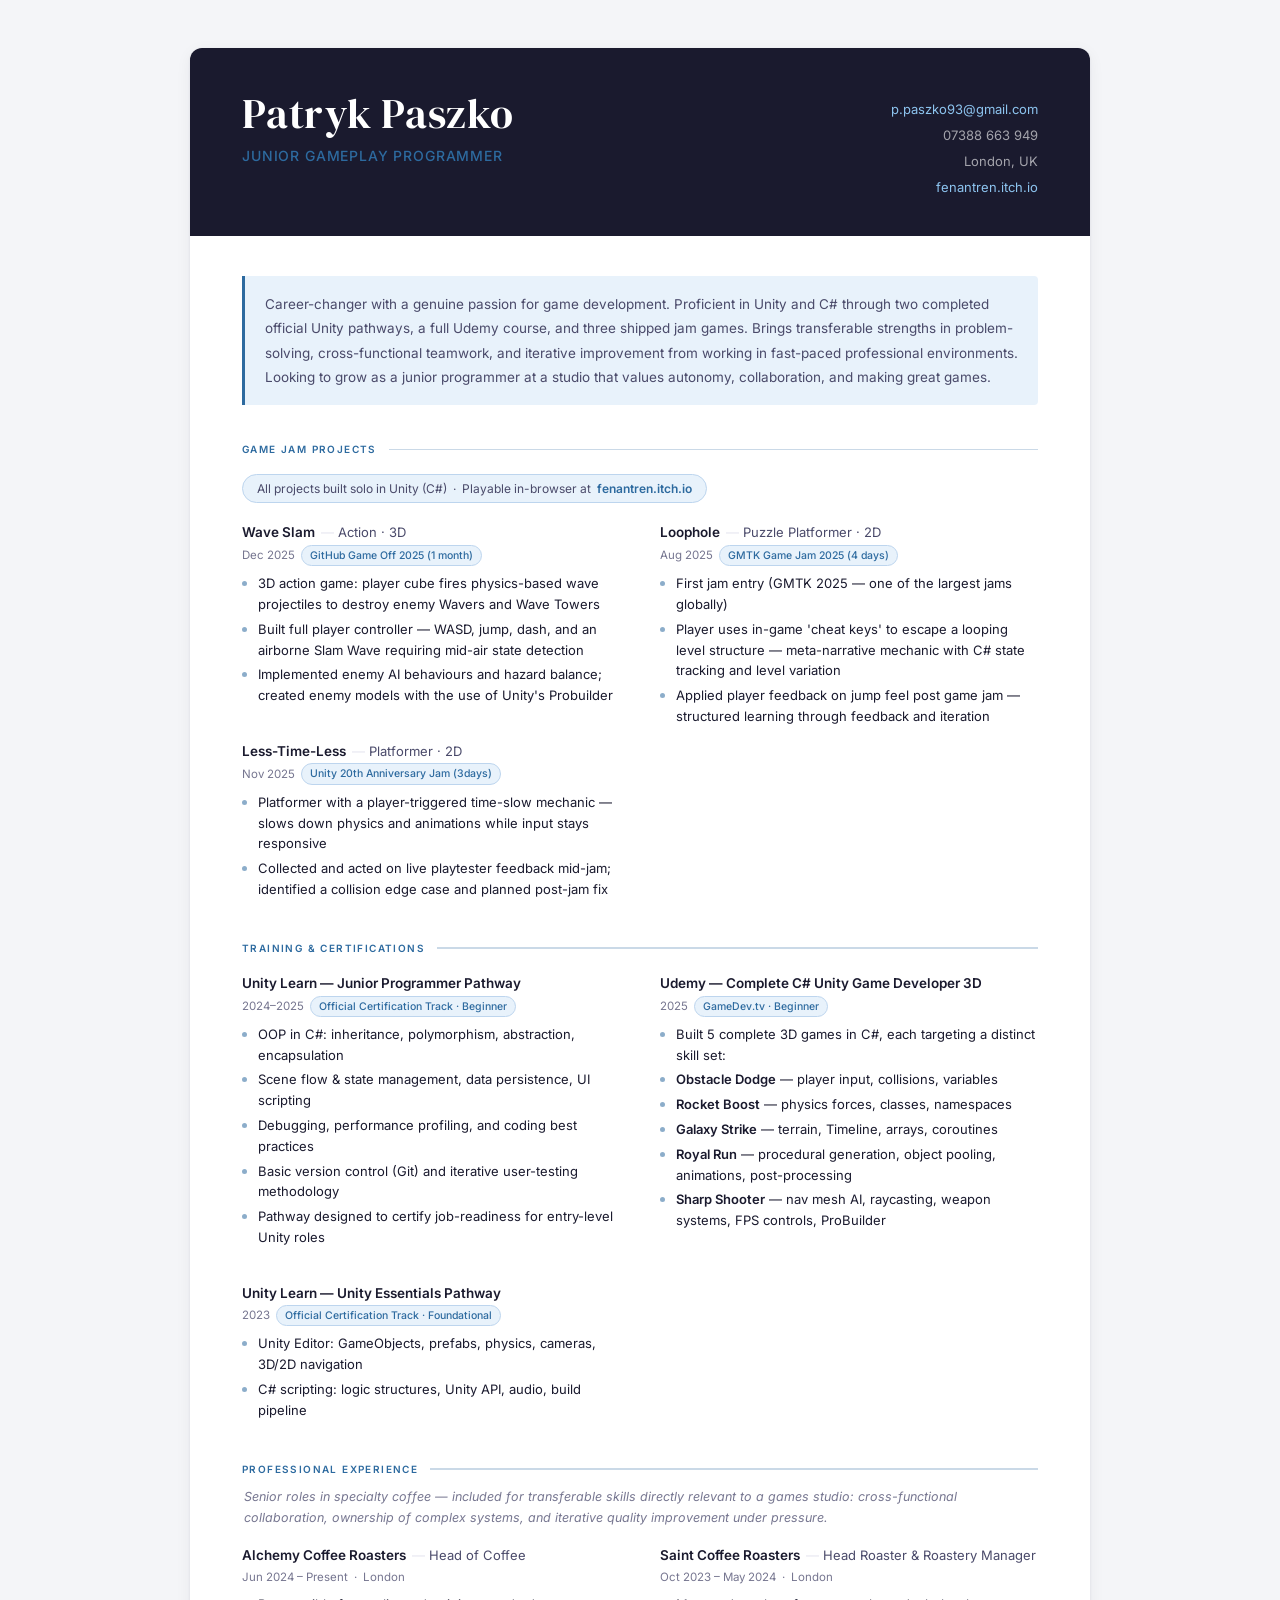
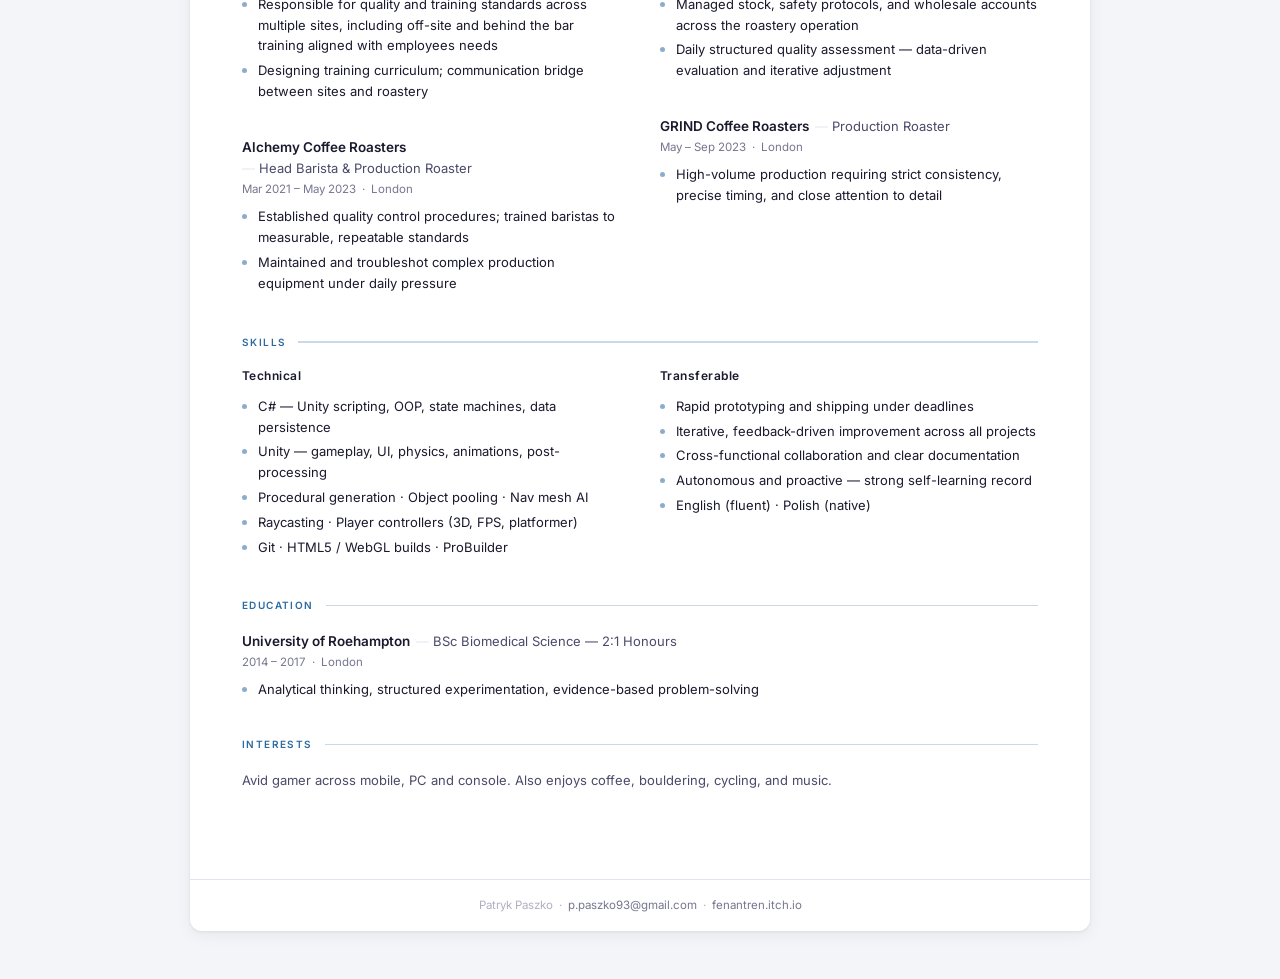
<file: index.html>
<!DOCTYPE html>
<html lang="en">
<head>
  <meta charset="UTF-8">
  <meta name="viewport" content="width=device-width, initial-scale=1.0">
  <title>Patryk Paszko — Junior Gameplay Programmer</title>
  <link rel="stylesheet" href="style.css">
</head>
<body>

<div class="page">

  <!-- HEADER -->
  <header class="header">
    <div>
      <h1 class="header-name">Patryk Paszko</h1>
      <p class="header-title">Junior Gameplay Programmer</p>
    </div>
    <div class="header-contact">
      <a href="mailto:p.paszko93@gmail.com">p.paszko93@gmail.com</a><br>
      07388 663 949<br>
      London, UK<br>
      <a href="https://fenantren.itch.io" target="_blank">fenantren.itch.io</a>
    </div>
  </header>

  <main class="body">

    <!-- PROFILE -->
    <p class="profile">
      Career-changer with a genuine passion for game development. Proficient in Unity and C# through two completed official Unity pathways, a full Udemy course, and three shipped jam games. Brings transferable strengths in problem-solving, cross-functional teamwork, and iterative improvement from working in fast-paced professional environments. Looking to grow as a junior programmer at a studio that values autonomy, collaboration, and making great games.
    </p>

    <!-- GAME JAM PROJECTS -->
    <section class="section">
      <h2 class="section-heading">Game Jam Projects</h2>
      <div class="itch-chip">
        All projects built solo in Unity (C#) &nbsp;·&nbsp; Playable in-browser at <a href="https://fenantren.itch.io" target="_blank">fenantren.itch.io</a>
      </div>
      <div class="two-col">
        <div>

          <div class="entry">
            <div class="entry-top">
              <span class="entry-company">Wave Slam</span>
              <span class="entry-role">Action · 3D</span>
            </div>
            <div class="entry-meta">
              Dec 2025
              <span class="tag">GitHub Game Off 2025 (1 month)</span>
              
            </div>
            <ul class="bullets">
              <li>3D action game: player cube fires physics-based wave projectiles to destroy enemy Wavers and Wave Towers</li>
              <li>Built full player controller — WASD, jump, dash, and an airborne Slam Wave requiring mid-air state detection</li>
              <li>Implemented enemy AI behaviours and hazard balance; created enemy models with the use of Unity's Probuilder</li>
            </ul>
          </div>

          <div class="entry-gap"></div>

          <div class="entry">
            <div class="entry-top">
              <span class="entry-company">Less-Time-Less</span>
              <span class="entry-role">Platformer · 2D</span>
            </div>
            <div class="entry-meta">
              Nov 2025
              <span class="tag">Unity 20th Anniversary Jam (3days)</span>
            </div>
            <ul class="bullets">
              <li>Platformer with a player-triggered time-slow mechanic — slows down physics and animations while input stays responsive</li>
              <li>Collected and acted on live playtester feedback mid-jam; identified a collision edge case and planned post-jam fix</li>
            </ul>
          </div>

        </div>
        <div>

          <div class="entry">
            <div class="entry-top">
              <span class="entry-company">Loophole</span>
              <span class="entry-role">Puzzle Platformer · 2D</span>
            </div>
            <div class="entry-meta">
              Aug 2025
              <span class="tag">GMTK Game Jam 2025 (4 days)</span>
            </div>
            <ul class="bullets">
              <li>First jam entry (GMTK 2025 — one of the largest jams globally)</li>
              <li>Player uses in-game 'cheat keys' to escape a looping level structure — meta-narrative mechanic with C# state tracking and level variation</li>
              <li>Applied player feedback on jump feel post game jam — structured learning through feedback and iteration</li>
            </ul>
          </div>

        </div>
      </div>
    </section>

    <!-- TRAINING & CERTIFICATIONS -->
    <section class="section">
      <h2 class="section-heading">Training &amp; Certifications</h2>
      <div class="two-col">
        <div>

          <div class="entry">
            <div class="entry-top">
              <span class="entry-company">Unity Learn — Junior Programmer Pathway</span>
            </div>
            <div class="entry-meta">
              2024–2025
              <span class="tag">Official Certification Track · Beginner</span>
            </div>
            <ul class="bullets">
              <li>OOP in C#: inheritance, polymorphism, abstraction, encapsulation</li>
              <li>Scene flow &amp; state management, data persistence, UI scripting</li>
              <li>Debugging, performance profiling, and coding best practices</li>
              <li>Basic version control (Git) and iterative user-testing methodology</li>
              <li>Pathway designed to certify job-readiness for entry-level Unity roles</li>
            </ul>
          </div>

          <div class="entry-gap"></div>

          <div class="entry">
            <div class="entry-top">
              <span class="entry-company">Unity Learn — Unity Essentials Pathway</span>
            </div>
            <div class="entry-meta">
              2023
              <span class="tag">Official Certification Track · Foundational</span>
            </div>
            <ul class="bullets">
              <li>Unity Editor: GameObjects, prefabs, physics, cameras, 3D/2D navigation</li>
              <li>C# scripting: logic structures, Unity API, audio, build pipeline</li>
            </ul>
          </div>

        </div>
        <div>

          <div class="entry">
            <div class="entry-top">
              <span class="entry-company">Udemy — Complete C# Unity Game Developer 3D</span>
            </div>
            <div class="entry-meta">
              2025
              <span class="tag">GameDev.tv · Beginner</span>
            </div>
            <ul class="bullets">
              <li>Built 5 complete 3D games in C#, each targeting a distinct skill set:</li>
              <li><strong>Obstacle Dodge</strong> — player input, collisions, variables</li>
              <li><strong>Rocket Boost</strong> — physics forces, classes, namespaces</li>
              <li><strong>Galaxy Strike</strong> — terrain, Timeline, arrays, coroutines</li>
              <li><strong>Royal Run</strong> — procedural generation, object pooling, animations, post-processing</li>
              <li><strong>Sharp Shooter</strong> — nav mesh AI, raycasting, weapon systems, FPS controls, ProBuilder</li>
            </ul>
          </div>

        </div>
      </div>
    </section>

    <!-- PROFESSIONAL EXPERIENCE -->
    <section class="section">
      <h2 class="section-heading">Professional Experience</h2>
      <p class="section-note">Senior roles in specialty coffee — included for transferable skills directly relevant to a games studio: cross-functional collaboration, ownership of complex systems, and iterative quality improvement under pressure.</p>
      <div class="two-col">
        <div>

          <div class="entry">
            <div class="entry-top">
              <span class="entry-company">Alchemy Coffee Roasters</span>
              <span class="entry-role">Head of Coffee</span>
            </div>
            <div class="entry-meta">Jun 2024 – Present &nbsp;·&nbsp; London</div>
            <ul class="bullets">
              <li>Responsible for quality and training standards across multiple sites, including off-site and behind the bar training aligned with employees needs</li>
              <li>Designing training curriculum; communication bridge between sites and roastery</li>
            </ul>
          </div>

          <div class="entry-gap"></div>

          <div class="entry">
            <div class="entry-top">
              <span class="entry-company">Alchemy Coffee Roasters</span>
              <span class="entry-role">Head Barista &amp; Production Roaster</span>
            </div>
            <div class="entry-meta">Mar 2021 – May 2023 &nbsp;·&nbsp; London</div>
            <ul class="bullets">
              <li>Established quality control procedures; trained baristas to measurable, repeatable standards</li>
              <li>Maintained and troubleshot complex production equipment under daily pressure</li>
            </ul>
          </div>

        </div>
        <div>

          <div class="entry">
            <div class="entry-top">
              <span class="entry-company">Saint Coffee Roasters</span>
              <span class="entry-role">Head Roaster &amp; Roastery Manager</span>
            </div>
            <div class="entry-meta">Oct 2023 – May 2024 &nbsp;·&nbsp; London</div>
            <ul class="bullets">
              <li>Managed stock, safety protocols, and wholesale accounts across the roastery operation</li>
              <li>Daily structured quality assessment — data-driven evaluation and iterative adjustment</li>
            </ul>
          </div>

          <div class="entry-gap"></div>

          <div class="entry">
            <div class="entry-top">
              <span class="entry-company">GRIND Coffee Roasters</span>
              <span class="entry-role">Production Roaster</span>
            </div>
            <div class="entry-meta">May – Sep 2023 &nbsp;·&nbsp; London</div>
            <ul class="bullets">
              <li>High-volume production requiring strict consistency, precise timing, and close attention to detail</li>
            </ul>
          </div>

        </div>
      </div>
    </section>

    <!-- SKILLS -->
    <section class="section">
      <h2 class="section-heading">Skills</h2>
      <div class="skills-grid">
        <div class="skills-col">
          <h4>Technical</h4>
          <ul class="bullets">
            <li>C# — Unity scripting, OOP, state machines, data persistence</li>
            <li>Unity — gameplay, UI, physics, animations, post-processing</li>
            <li>Procedural generation · Object pooling · Nav mesh AI</li>
            <li>Raycasting · Player controllers (3D, FPS, platformer)</li>
            <li>Git · HTML5 / WebGL builds · ProBuilder</li>
          </ul>
        </div>
        <div class="skills-col">
          <h4>Transferable</h4>
          <ul class="bullets">
            <li>Rapid prototyping and shipping under deadlines</li>
            <li>Iterative, feedback-driven improvement across all projects</li>
            <li>Cross-functional collaboration and clear documentation</li>
            <li>Autonomous and proactive — strong self-learning record</li>
            <li>English (fluent) · Polish (native)</li>
          </ul>
        </div>
      </div>
    </section>

    <!-- EDUCATION -->
    <section class="section">
      <h2 class="section-heading">Education</h2>
      <div class="entry">
        <div class="entry-top">
          <span class="entry-company">University of Roehampton</span>
          <span class="entry-role">BSc Biomedical Science — 2:1 Honours</span>
        </div>
        <div class="entry-meta">2014 – 2017 &nbsp;·&nbsp; London</div>
        <ul class="bullets">
          <li>Analytical thinking, structured experimentation, evidence-based problem-solving</li>
        </ul>
      </div>
    </section>

    <!-- INTERESTS -->
    <section class="section">
      <h2 class="section-heading">Interests</h2>
      <p style="font-size: 13px; color: var(--muted); line-height: 1.75;">
        Avid gamer across mobile, PC and console. Also enjoys coffee, bouldering, cycling, and music.
      </p>
    </section>

  </main>

  <footer class="footer">
    Patryk Paszko &nbsp;·&nbsp;
    <a href="mailto:p.paszko93@gmail.com">p.paszko93@gmail.com</a> &nbsp;·&nbsp;
    <a href="https://fenantren.itch.io" target="_blank">fenantren.itch.io</a>
  </footer>

</div>

</body>
</html>
</file>
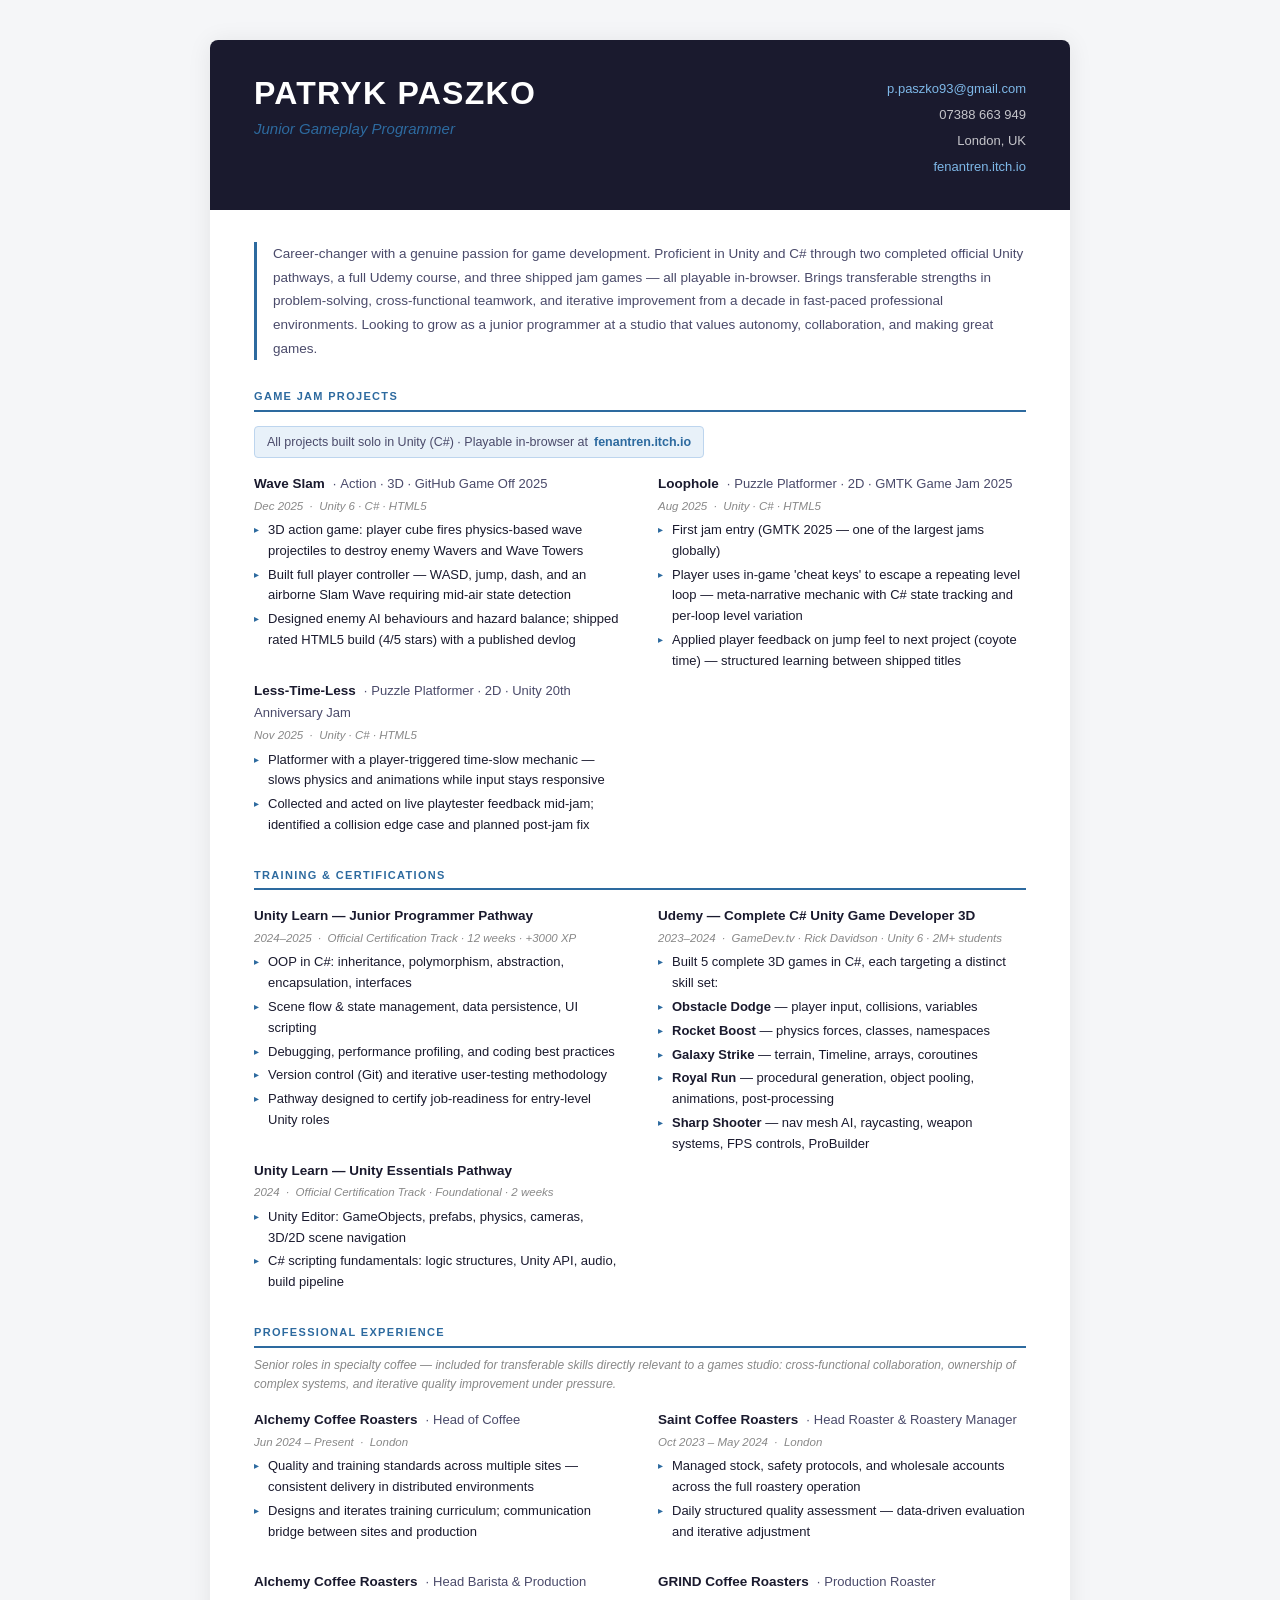
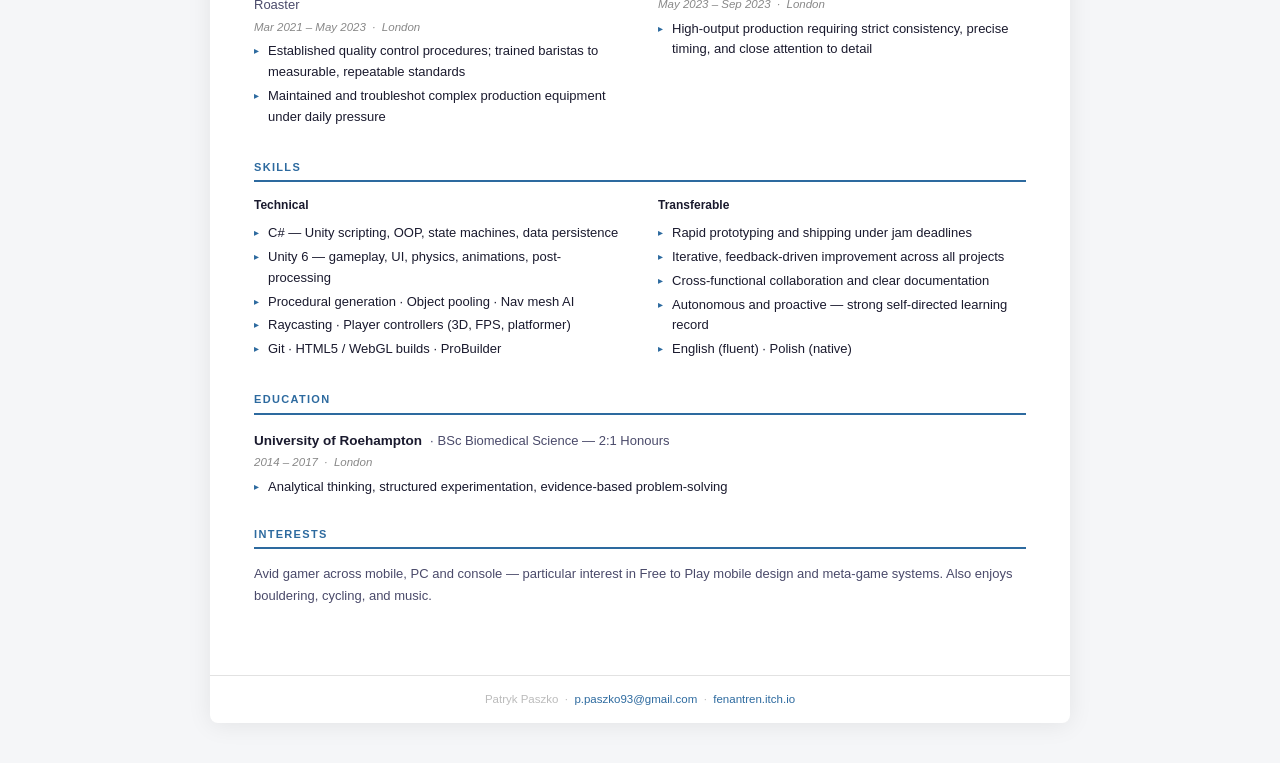
<file: patryk-paszko-cv.html>
<!DOCTYPE html>
<html lang="en">
<head>
<meta charset="UTF-8">
<meta name="viewport" content="width=device-width, initial-scale=1.0">
<title>Patryk Paszko — Junior Gameplay Programmer</title>
<style>
  *, *::before, *::after { box-sizing: border-box; margin: 0; padding: 0; }

  :root {
    --dark: #1a1a2e;
    --accent: #2d6a9f;
    --accent-light: #e8f1f9;
    --mid: #4a4a6a;
    --grey: #888;
    --border: #e2e2e2;
    --bg: #ffffff;
    --bg-page: #f5f6f8;
    --text: #1a1a2e;
  }

  body {
    font-family: 'Segoe UI', Arial, sans-serif;
    background: var(--bg-page);
    color: var(--text);
    font-size: 14px;
    line-height: 1.6;
  }

  a { color: var(--accent); text-decoration: none; }
  a:hover { text-decoration: underline; }

  .page {
    max-width: 860px;
    margin: 40px auto;
    background: var(--bg);
    box-shadow: 0 2px 24px rgba(0,0,0,0.08);
    border-radius: 8px;
    overflow: hidden;
  }

  /* ── Header ──────────────────────────────────────────── */
  .header {
    background: var(--dark);
    color: #fff;
    padding: 36px 44px 30px;
    display: flex;
    justify-content: space-between;
    align-items: flex-start;
    gap: 24px;
  }

  .header-left h1 {
    font-size: 32px;
    font-weight: 700;
    letter-spacing: 0.04em;
    color: #fff;
    line-height: 1.1;
  }

  .header-left .subtitle {
    font-size: 15px;
    color: var(--accent);
    font-style: italic;
    margin-top: 6px;
  }

  .header-right {
    text-align: right;
    font-size: 13px;
    color: rgba(255,255,255,0.75);
    line-height: 2;
    flex-shrink: 0;
  }

  .header-right a { color: #7eb8e8; }

  /* ── Body ────────────────────────────────────────────── */
  .body { padding: 32px 44px 40px; }

  /* ── Profile ─────────────────────────────────────────── */
  .profile {
    font-size: 13.5px;
    color: var(--mid);
    line-height: 1.75;
    border-left: 3px solid var(--accent);
    padding-left: 16px;
    margin-bottom: 28px;
  }

  /* ── Section ─────────────────────────────────────────── */
  .section { margin-bottom: 28px; }

  .section-heading {
    font-size: 11px;
    font-weight: 700;
    letter-spacing: 0.12em;
    text-transform: uppercase;
    color: var(--accent);
    border-bottom: 2px solid var(--accent);
    padding-bottom: 4px;
    margin-bottom: 14px;
  }

  .section-note {
    font-size: 12px;
    color: var(--grey);
    font-style: italic;
    margin-bottom: 14px;
    margin-top: -6px;
  }

  /* ── Two-column grid ─────────────────────────────────── */
  .two-col {
    display: grid;
    grid-template-columns: 1fr 1fr;
    gap: 0 36px;
  }

  /* ── Entry ───────────────────────────────────────────── */
  .entry { margin-bottom: 18px; }
  .entry:last-child { margin-bottom: 0; }

  .entry-header { margin-bottom: 2px; }

  .entry-company {
    font-weight: 700;
    font-size: 13.5px;
    color: var(--dark);
  }

  .entry-role {
    font-size: 13px;
    color: var(--mid);
    margin-left: 4px;
  }

  .entry-role::before { content: "·"; margin-right: 4px; }

  .entry-meta {
    font-size: 11.5px;
    color: var(--grey);
    font-style: italic;
    margin-bottom: 5px;
  }

  /* ── Bullets ─────────────────────────────────────────── */
  ul.bullets {
    list-style: none;
    padding: 0;
    margin: 0;
  }

  ul.bullets li {
    position: relative;
    padding-left: 14px;
    font-size: 13px;
    color: var(--dark);
    line-height: 1.6;
    margin-bottom: 3px;
  }

  ul.bullets li::before {
    content: "▸";
    position: absolute;
    left: 0;
    color: var(--accent);
    font-size: 10px;
    top: 2px;
  }

  /* ── Skills grid ─────────────────────────────────────── */
  .skills-grid {
    display: grid;
    grid-template-columns: 1fr 1fr;
    gap: 0 36px;
  }

  .skills-col h4 {
    font-size: 12px;
    font-weight: 700;
    color: var(--dark);
    margin-bottom: 8px;
    margin-top: 0;
  }

  /* ── Itch link callout ───────────────────────────────── */
  .itch-callout {
    display: inline-flex;
    align-items: center;
    gap: 6px;
    background: var(--accent-light);
    border: 1px solid #bdd5ee;
    border-radius: 4px;
    padding: 5px 12px;
    font-size: 12.5px;
    color: var(--mid);
    margin-bottom: 14px;
  }

  .itch-callout a { font-weight: 600; }

  /* ── Divider between sibling entries in a column ─────── */
  .entry-divider { height: 10px; }

  /* ── Footer ──────────────────────────────────────────── */
  .footer {
    text-align: center;
    padding: 14px;
    font-size: 11.5px;
    color: #bbb;
    border-top: 1px solid var(--border);
  }

  /* ── Print ───────────────────────────────────────────── */
  @media print {
    body { background: #fff; }
    .page { box-shadow: none; margin: 0; border-radius: 0; }
    .footer { display: none; }
  }

  @media (max-width: 640px) {
    .header { flex-direction: column; }
    .header-right { text-align: left; }
    .body { padding: 24px 20px 32px; }
    .two-col, .skills-grid { grid-template-columns: 1fr; }
  }
</style>
</head>
<body>

<div class="page">

  <!-- HEADER -->
  <div class="header">
    <div class="header-left">
      <h1>PATRYK PASZKO</h1>
      <div class="subtitle">Junior Gameplay Programmer</div>
    </div>
    <div class="header-right">
      <a href="mailto:p.paszko93@gmail.com">p.paszko93@gmail.com</a><br>
      07388 663 949<br>
      London, UK<br>
      <a href="https://fenantren.itch.io" target="_blank">fenantren.itch.io</a>
    </div>
  </div>

  <div class="body">

    <!-- PROFILE -->
    <div class="profile">
      Career-changer with a genuine passion for game development. Proficient in Unity and C# through two completed official Unity pathways, a full Udemy course, and three shipped jam games — all playable in-browser. Brings transferable strengths in problem-solving, cross-functional teamwork, and iterative improvement from a decade in fast-paced professional environments. Looking to grow as a junior programmer at a studio that values autonomy, collaboration, and making great games.
    </div>

    <!-- GAME JAM PROJECTS -->
    <div class="section">
      <div class="section-heading">Game Jam Projects</div>
      <div class="itch-callout">
        All projects built solo in Unity (C#) · Playable in-browser at <a href="https://fenantren.itch.io" target="_blank">fenantren.itch.io</a>
      </div>
      <div class="two-col">
        <div>
          <div class="entry">
            <div class="entry-header">
              <span class="entry-company">Wave Slam</span>
              <span class="entry-role">Action · 3D · GitHub Game Off 2025</span>
            </div>
            <div class="entry-meta">Dec 2025 &nbsp;·&nbsp; Unity 6 · C# · HTML5</div>
            <ul class="bullets">
              <li>3D action game: player cube fires physics-based wave projectiles to destroy enemy Wavers and Wave Towers</li>
              <li>Built full player controller — WASD, jump, dash, and an airborne Slam Wave requiring mid-air state detection</li>
              <li>Designed enemy AI behaviours and hazard balance; shipped rated HTML5 build (4/5 stars) with a published devlog</li>
            </ul>
          </div>
          <div class="entry-divider"></div>
          <div class="entry">
            <div class="entry-header">
              <span class="entry-company">Less-Time-Less</span>
              <span class="entry-role">Puzzle Platformer · 2D · Unity 20th Anniversary Jam</span>
            </div>
            <div class="entry-meta">Nov 2025 &nbsp;·&nbsp; Unity · C# · HTML5</div>
            <ul class="bullets">
              <li>Platformer with a player-triggered time-slow mechanic — slows physics and animations while input stays responsive</li>
              <li>Collected and acted on live playtester feedback mid-jam; identified a collision edge case and planned post-jam fix</li>
            </ul>
          </div>
        </div>
        <div>
          <div class="entry">
            <div class="entry-header">
              <span class="entry-company">Loophole</span>
              <span class="entry-role">Puzzle Platformer · 2D · GMTK Game Jam 2025</span>
            </div>
            <div class="entry-meta">Aug 2025 &nbsp;·&nbsp; Unity · C# · HTML5</div>
            <ul class="bullets">
              <li>First jam entry (GMTK 2025 — one of the largest jams globally)</li>
              <li>Player uses in-game 'cheat keys' to escape a repeating level loop — meta-narrative mechanic with C# state tracking and per-loop level variation</li>
              <li>Applied player feedback on jump feel to next project (coyote time) — structured learning between shipped titles</li>
            </ul>
          </div>
        </div>
      </div>
    </div>

    <!-- TRAINING & CERTIFICATIONS -->
    <div class="section">
      <div class="section-heading">Training &amp; Certifications</div>
      <div class="two-col">
        <div>
          <div class="entry">
            <div class="entry-header">
              <span class="entry-company">Unity Learn — Junior Programmer Pathway</span>
            </div>
            <div class="entry-meta">2024–2025 &nbsp;·&nbsp; Official Certification Track · 12 weeks · +3000 XP</div>
            <ul class="bullets">
              <li>OOP in C#: inheritance, polymorphism, abstraction, encapsulation, interfaces</li>
              <li>Scene flow &amp; state management, data persistence, UI scripting</li>
              <li>Debugging, performance profiling, and coding best practices</li>
              <li>Version control (Git) and iterative user-testing methodology</li>
              <li>Pathway designed to certify job-readiness for entry-level Unity roles</li>
            </ul>
          </div>
          <div class="entry-divider"></div>
          <div class="entry">
            <div class="entry-header">
              <span class="entry-company">Unity Learn — Unity Essentials Pathway</span>
            </div>
            <div class="entry-meta">2024 &nbsp;·&nbsp; Official Certification Track · Foundational · 2 weeks</div>
            <ul class="bullets">
              <li>Unity Editor: GameObjects, prefabs, physics, cameras, 3D/2D scene navigation</li>
              <li>C# scripting fundamentals: logic structures, Unity API, audio, build pipeline</li>
            </ul>
          </div>
        </div>
        <div>
          <div class="entry">
            <div class="entry-header">
              <span class="entry-company">Udemy — Complete C# Unity Game Developer 3D</span>
            </div>
            <div class="entry-meta">2023–2024 &nbsp;·&nbsp; GameDev.tv · Rick Davidson · Unity 6 · 2M+ students</div>
            <ul class="bullets">
              <li>Built 5 complete 3D games in C#, each targeting a distinct skill set:</li>
              <li><strong>Obstacle Dodge</strong> — player input, collisions, variables</li>
              <li><strong>Rocket Boost</strong> — physics forces, classes, namespaces</li>
              <li><strong>Galaxy Strike</strong> — terrain, Timeline, arrays, coroutines</li>
              <li><strong>Royal Run</strong> — procedural generation, object pooling, animations, post-processing</li>
              <li><strong>Sharp Shooter</strong> — nav mesh AI, raycasting, weapon systems, FPS controls, ProBuilder</li>
            </ul>
          </div>
        </div>
      </div>
    </div>

    <!-- PROFESSIONAL EXPERIENCE -->
    <div class="section">
      <div class="section-heading">Professional Experience</div>
      <div class="section-note">Senior roles in specialty coffee — included for transferable skills directly relevant to a games studio: cross-functional collaboration, ownership of complex systems, and iterative quality improvement under pressure.</div>
      <div class="two-col">
        <div>
          <div class="entry">
            <div class="entry-header">
              <span class="entry-company">Alchemy Coffee Roasters</span>
              <span class="entry-role">Head of Coffee</span>
            </div>
            <div class="entry-meta">Jun 2024 – Present &nbsp;·&nbsp; London</div>
            <ul class="bullets">
              <li>Quality and training standards across multiple sites — consistent delivery in distributed environments</li>
              <li>Designs and iterates training curriculum; communication bridge between sites and production</li>
            </ul>
          </div>
          <div class="entry-divider"></div>
          <div class="entry">
            <div class="entry-header">
              <span class="entry-company">Alchemy Coffee Roasters</span>
              <span class="entry-role">Head Barista &amp; Production Roaster</span>
            </div>
            <div class="entry-meta">Mar 2021 – May 2023 &nbsp;·&nbsp; London</div>
            <ul class="bullets">
              <li>Established quality control procedures; trained baristas to measurable, repeatable standards</li>
              <li>Maintained and troubleshot complex production equipment under daily pressure</li>
            </ul>
          </div>
        </div>
        <div>
          <div class="entry">
            <div class="entry-header">
              <span class="entry-company">Saint Coffee Roasters</span>
              <span class="entry-role">Head Roaster &amp; Roastery Manager</span>
            </div>
            <div class="entry-meta">Oct 2023 – May 2024 &nbsp;·&nbsp; London</div>
            <ul class="bullets">
              <li>Managed stock, safety protocols, and wholesale accounts across the full roastery operation</li>
              <li>Daily structured quality assessment — data-driven evaluation and iterative adjustment</li>
            </ul>
          </div>
          <div class="entry-divider"></div>
          <div class="entry">
            <div class="entry-header">
              <span class="entry-company">GRIND Coffee Roasters</span>
              <span class="entry-role">Production Roaster</span>
            </div>
            <div class="entry-meta">May 2023 – Sep 2023 &nbsp;·&nbsp; London</div>
            <ul class="bullets">
              <li>High-output production requiring strict consistency, precise timing, and close attention to detail</li>
            </ul>
          </div>
        </div>
      </div>
    </div>

    <!-- SKILLS -->
    <div class="section">
      <div class="section-heading">Skills</div>
      <div class="skills-grid">
        <div class="skills-col">
          <h4>Technical</h4>
          <ul class="bullets">
            <li>C# — Unity scripting, OOP, state machines, data persistence</li>
            <li>Unity 6 — gameplay, UI, physics, animations, post-processing</li>
            <li>Procedural generation · Object pooling · Nav mesh AI</li>
            <li>Raycasting · Player controllers (3D, FPS, platformer)</li>
            <li>Git · HTML5 / WebGL builds · ProBuilder</li>
          </ul>
        </div>
        <div class="skills-col">
          <h4>Transferable</h4>
          <ul class="bullets">
            <li>Rapid prototyping and shipping under jam deadlines</li>
            <li>Iterative, feedback-driven improvement across all projects</li>
            <li>Cross-functional collaboration and clear documentation</li>
            <li>Autonomous and proactive — strong self-directed learning record</li>
            <li>English (fluent) · Polish (native)</li>
          </ul>
        </div>
      </div>
    </div>

    <!-- EDUCATION -->
    <div class="section">
      <div class="section-heading">Education</div>
      <div class="entry">
        <div class="entry-header">
          <span class="entry-company">University of Roehampton</span>
          <span class="entry-role">BSc Biomedical Science — 2:1 Honours</span>
        </div>
        <div class="entry-meta">2014 – 2017 &nbsp;·&nbsp; London</div>
        <ul class="bullets">
          <li>Analytical thinking, structured experimentation, evidence-based problem-solving</li>
        </ul>
      </div>
    </div>

    <!-- INTERESTS -->
    <div class="section">
      <div class="section-heading">Interests</div>
      <p style="font-size:13px; color: var(--mid); line-height: 1.7;">
        Avid gamer across mobile, PC and console — particular interest in Free to Play mobile design and meta-game systems. Also enjoys bouldering, cycling, and music.
      </p>
    </div>

  </div><!-- /body -->

  <div class="footer">Patryk Paszko &nbsp;·&nbsp; <a href="mailto:p.paszko93@gmail.com">p.paszko93@gmail.com</a> &nbsp;·&nbsp; <a href="https://fenantren.itch.io" target="_blank">fenantren.itch.io</a></div>

</div><!-- /page -->

</body>
</html>
</file>
<file: style.css>
/* ─────────────────────────────────────────────
   Patryk Paszko — CV Stylesheet
   Fonts: Inter (body) + DM Serif Display (name)
   ───────────────────────────────────────────── */

@import url('https://fonts.googleapis.com/css2?family=DM+Serif+Display&family=Inter:wght@400;500;600&display=swap');

/* ── Tokens ──────────────────────────────────── */
:root {
  --navy:        #1a1a2e;
  --accent:      #2d6a9f;
  --accent-pale: #e8f2fb;
  --accent-mid:  #bdd5ee;
  --muted:       #4a4a6a;
  --grey:        #767690;
  --border:      #e4e4ef;
  --bg-page:     #f4f5f8;
  --bg-card:     #ffffff;
  --text:        #1a1a2e;

  --font-body:   'Inter', system-ui, sans-serif;
  --font-display:'DM Serif Display', Georgia, serif;

  --radius-sm:   4px;
  --radius-md:   8px;
  --radius-lg:   12px;

  --shadow-card: 0 1px 3px rgba(26,26,46,0.07), 0 4px 16px rgba(26,26,46,0.06);
}

/* ── Reset ───────────────────────────────────── */
*, *::before, *::after { box-sizing: border-box; margin: 0; padding: 0; }
html { scroll-behavior: smooth; }

/* ── Base ────────────────────────────────────── */
body {
  font-family: var(--font-body);
  font-size: 14px;
  line-height: 1.65;
  color: var(--text);
  background: var(--bg-page);
  -webkit-font-smoothing: antialiased;
}

a {
  color: var(--accent);
  text-decoration: none;
  transition: opacity 0.15s;
}
a:hover { opacity: 0.75; text-decoration: underline; }

/* ── Page card ───────────────────────────────── */
.page {
  max-width: 900px;
  margin: 48px auto;
  background: var(--bg-card);
  border-radius: var(--radius-lg);
  box-shadow: var(--shadow-card);
  overflow: hidden;
}

/* ── Header ──────────────────────────────────── */
.header {
  background: var(--navy);
  padding: 44px 52px 36px;
  display: flex;
  justify-content: space-between;
  align-items: flex-start;
  gap: 32px;
}

.header-name {
  font-family: var(--font-display);
  font-size: 42px;
  font-weight: 400;
  color: #fff;
  letter-spacing: 0.01em;
  line-height: 1;
}

.header-title {
  font-size: 14px;
  font-weight: 500;
  color: var(--accent);
  letter-spacing: 0.06em;
  text-transform: uppercase;
  margin-top: 10px;
}

.header-contact {
  text-align: right;
  font-size: 13px;
  line-height: 2;
  color: rgba(255,255,255,0.6);
  flex-shrink: 0;
  padding-top: 4px;
}

.header-contact a {
  color: #8dc4ef;
}
.header-contact a:hover { opacity: 0.8; text-decoration: none; }

/* ── Body ────────────────────────────────────── */
.body {
  padding: 40px 52px 52px;
}

/* ── Profile ─────────────────────────────────── */
.profile {
  font-size: 13.5px;
  color: var(--muted);
  line-height: 1.8;
  padding: 16px 20px;
  background: var(--accent-pale);
  border-left: 3px solid var(--accent);
  border-radius: 0 var(--radius-sm) var(--radius-sm) 0;
  margin-bottom: 36px;
}

/* ── Section ─────────────────────────────────── */
.section {
  margin-bottom: 36px;
}

.section-heading {
  display: flex;
  align-items: center;
  gap: 12px;
  font-size: 10px;
  font-weight: 600;
  letter-spacing: 0.14em;
  text-transform: uppercase;
  color: var(--accent);
  margin-bottom: 16px;
}

.section-heading::after {
  content: '';
  flex: 1;
  height: 1.5px;
  background: var(--accent);
  opacity: 0.25;
}

.section-note {
  font-size: 12.5px;
  color: var(--grey);
  font-style: italic;
  margin-top: -6px;
  margin-bottom: 16px;
  padding-left: 2px;
}

/* ── Itch callout chip ───────────────────────── */
.itch-chip {
  display: inline-flex;
  align-items: center;
  gap: 6px;
  background: var(--accent-pale);
  border: 1px solid var(--accent-mid);
  border-radius: 20px;
  padding: 4px 14px;
  font-size: 12px;
  color: var(--muted);
  margin-bottom: 18px;
}
.itch-chip a { font-weight: 600; }

/* ── Two-column grid ─────────────────────────── */
.two-col {
  display: grid;
  grid-template-columns: 1fr 1fr;
  gap: 0 40px;
}

/* ── Entry ───────────────────────────────────── */
.entry {
  margin-bottom: 20px;
}
.entry:last-child { margin-bottom: 0; }

.entry-top {
  display: flex;
  align-items: baseline;
  flex-wrap: wrap;
  gap: 0 6px;
  margin-bottom: 1px;
}

.entry-company {
  font-size: 13.5px;
  font-weight: 600;
  color: var(--navy);
}

.entry-role {
  font-size: 13px;
  color: var(--muted);
}
.entry-role::before { content: '—'; margin-right: 4px; color: var(--border); }

.entry-meta {
  font-size: 11.5px;
  color: var(--grey);
  margin-bottom: 7px;
  display: flex;
  align-items: center;
  gap: 6px;
}

/* small coloured tag chips on entries */
.tag {
  display: inline-block;
  font-size: 10.5px;
  font-weight: 500;
  padding: 1px 8px;
  border-radius: 20px;
  background: var(--accent-pale);
  color: var(--accent);
  border: 1px solid var(--accent-mid);
  white-space: nowrap;
}

/* ── Bullet list ─────────────────────────────── */
ul.bullets {
  list-style: none;
  padding: 0;
}

ul.bullets li {
  position: relative;
  padding-left: 16px;
  font-size: 13px;
  color: var(--text);
  line-height: 1.6;
  margin-bottom: 4px;
}

ul.bullets li::before {
  content: '';
  position: absolute;
  left: 0;
  top: 8px;
  width: 5px;
  height: 5px;
  border-radius: 50%;
  background: var(--accent);
  opacity: 0.55;
}

ul.bullets li strong {
  font-weight: 600;
  color: var(--navy);
}

/* ── Divider between sibling entries ────────── */
.entry-gap { height: 14px; }

/* ── Skills ──────────────────────────────────── */
.skills-grid {
  display: grid;
  grid-template-columns: 1fr 1fr;
  gap: 0 40px;
}

.skills-col h4 {
  font-size: 12px;
  font-weight: 600;
  color: var(--navy);
  letter-spacing: 0.04em;
  margin-bottom: 10px;
}

/* ── Footer ──────────────────────────────────── */
.footer {
  text-align: center;
  padding: 16px;
  font-size: 11.5px;
  color: #b0b0c4;
  border-top: 1px solid var(--border);
}
.footer a { color: var(--grey); }
.footer a:hover { color: var(--accent); }

/* ── Print ───────────────────────────────────── */
@media print {
  body { background: #fff; font-size: 12px; }
  .page { box-shadow: none; margin: 0; border-radius: 0; max-width: 100%; }
  .header { padding: 28px 36px 24px; }
  .body { padding: 28px 36px 36px; }
  .footer { display: none; }
  a { color: inherit; text-decoration: none; }
  .itch-chip, .tag { border: none; background: none; padding: 0; }
}

/* ── Responsive ──────────────────────────────── */
@media (max-width: 680px) {
  .page { margin: 0; border-radius: 0; }
  .header { flex-direction: column; padding: 28px 24px 24px; }
  .header-contact { text-align: left; }
  .header-name { font-size: 32px; }
  .body { padding: 28px 24px 36px; }
  .two-col, .skills-grid { grid-template-columns: 1fr; }
}
</file>
